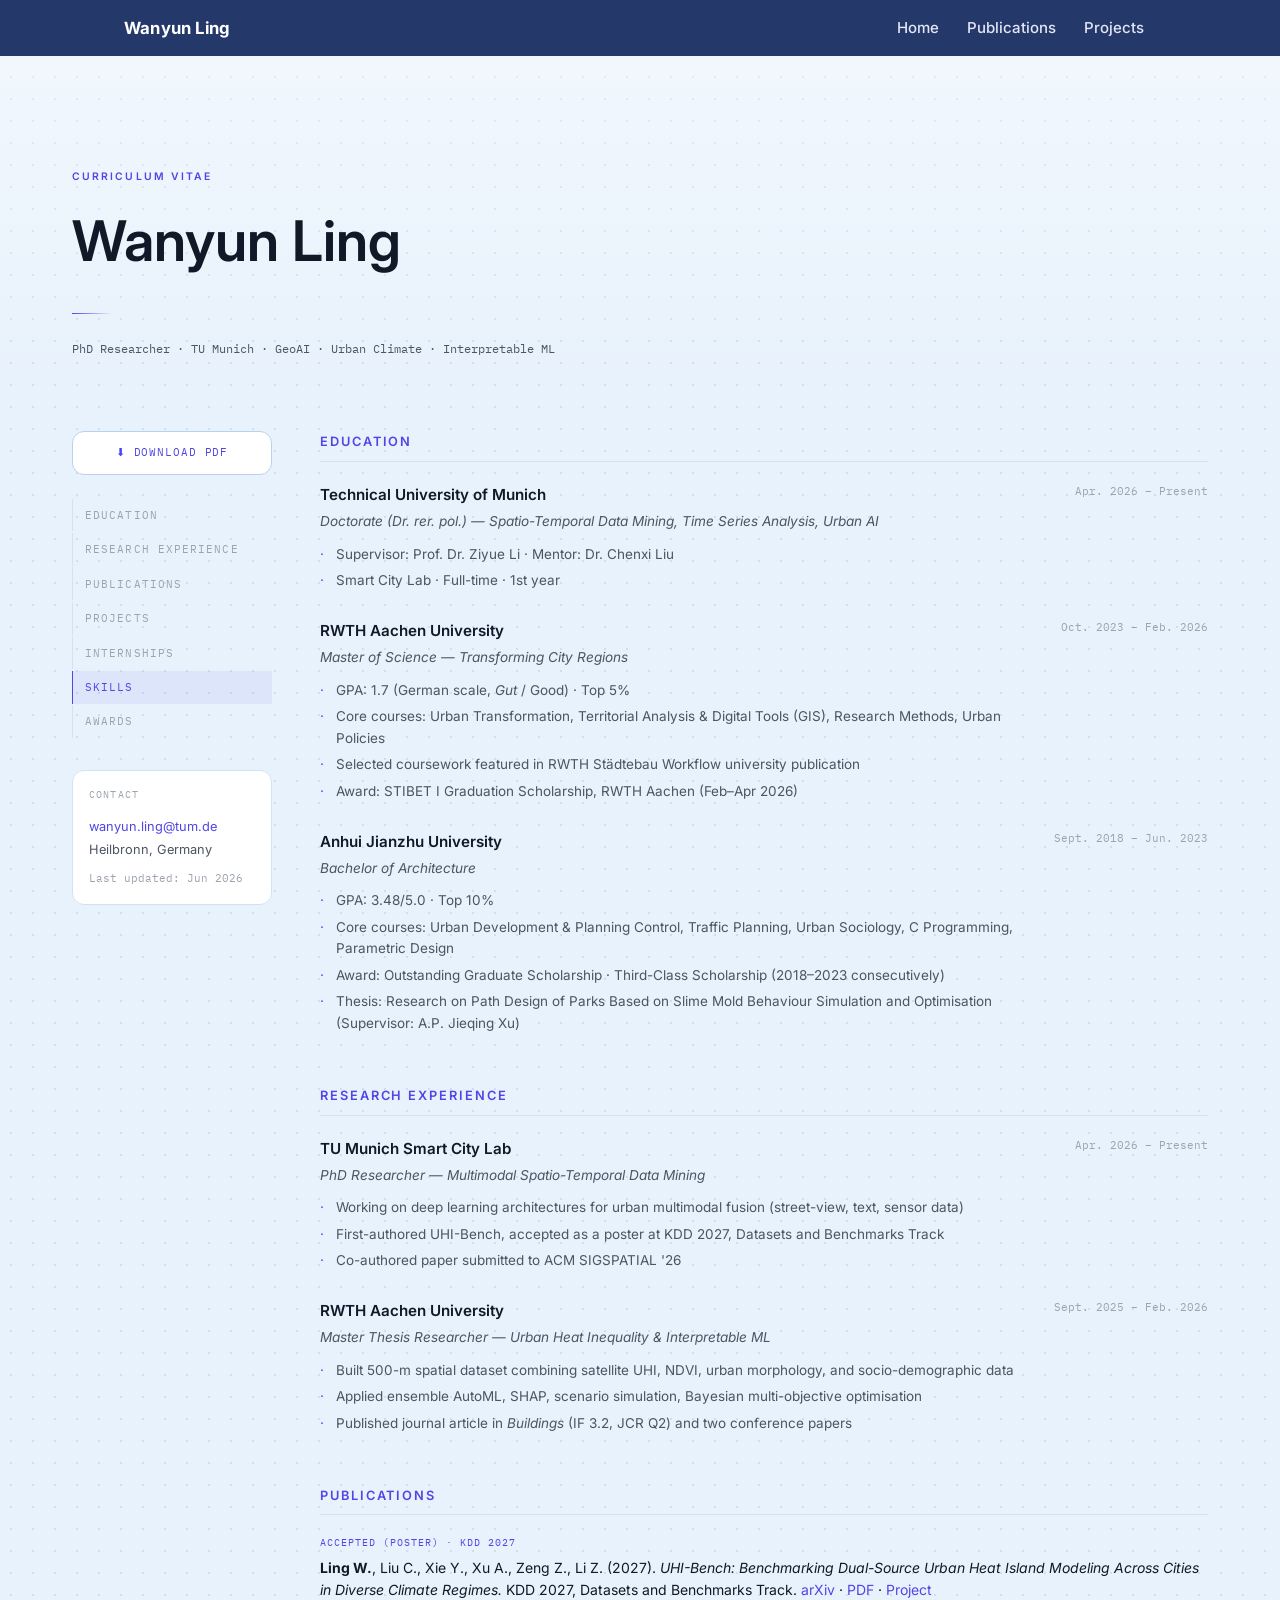
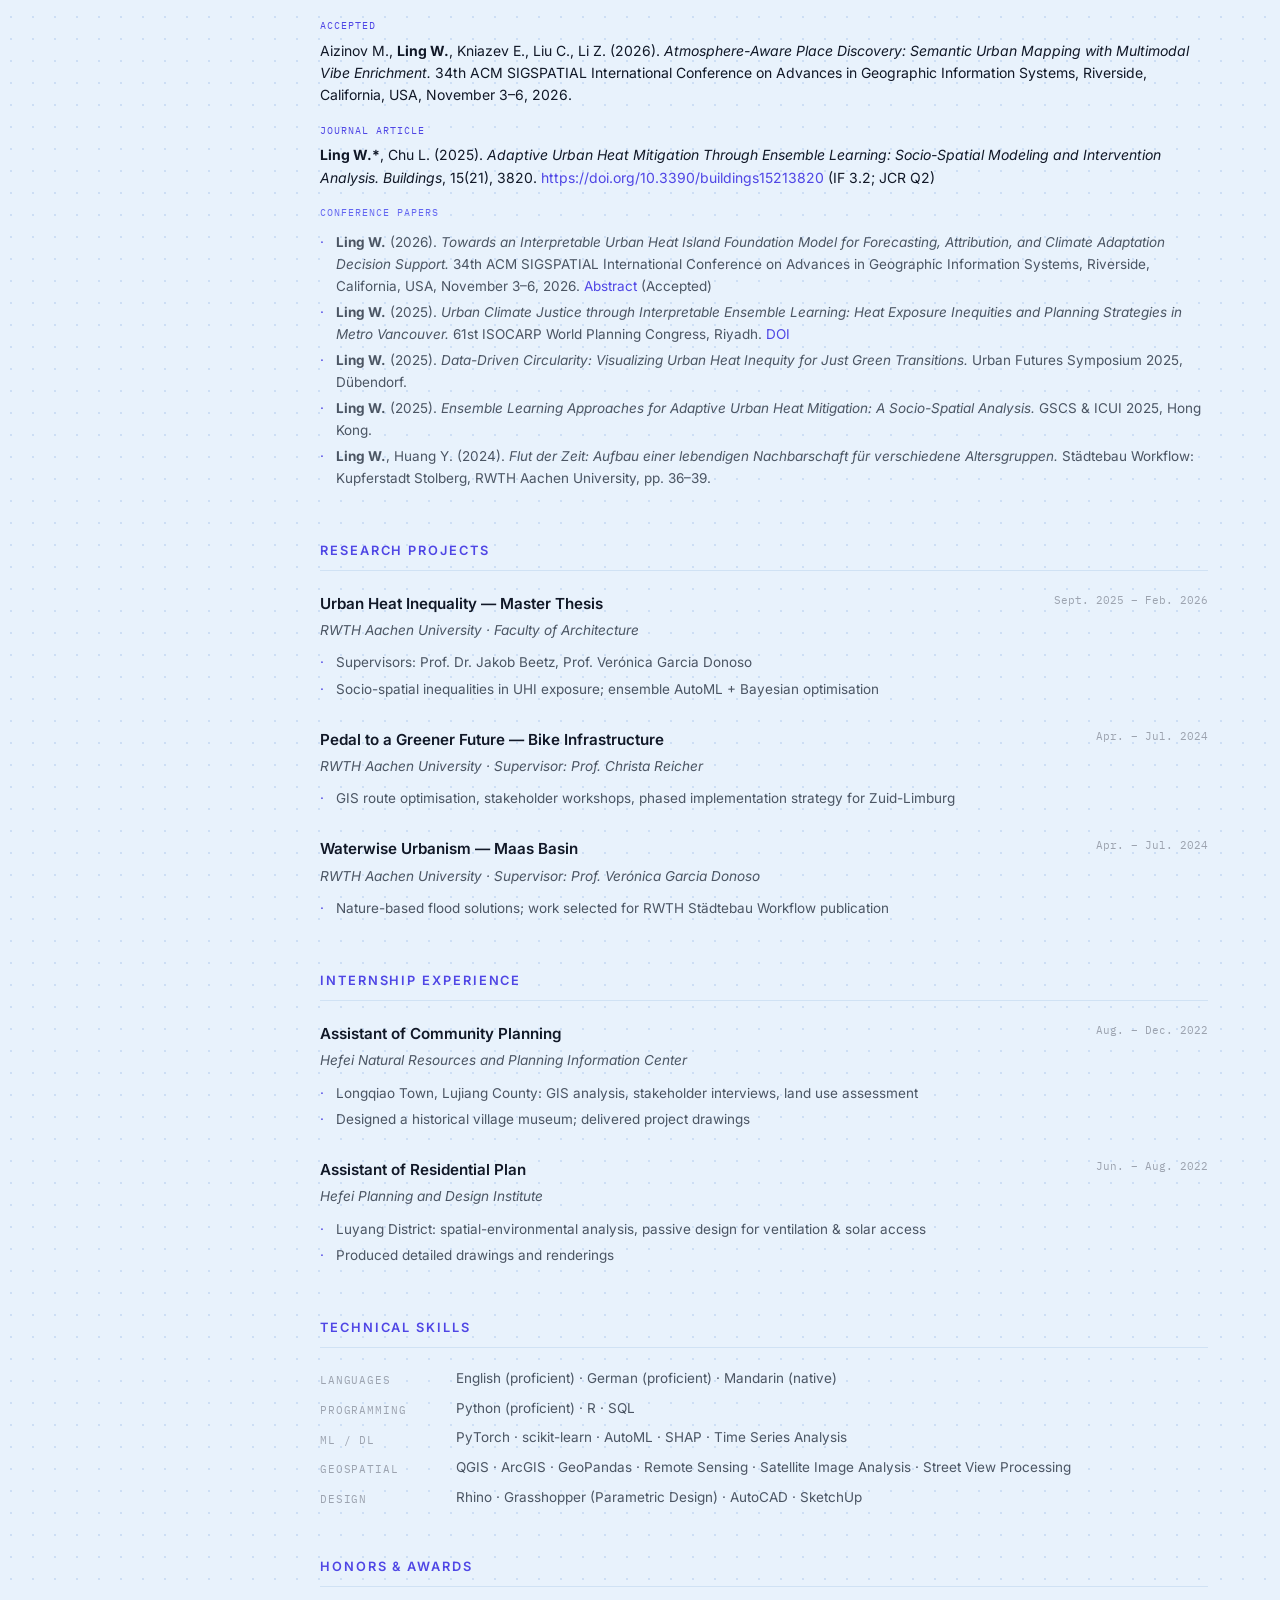
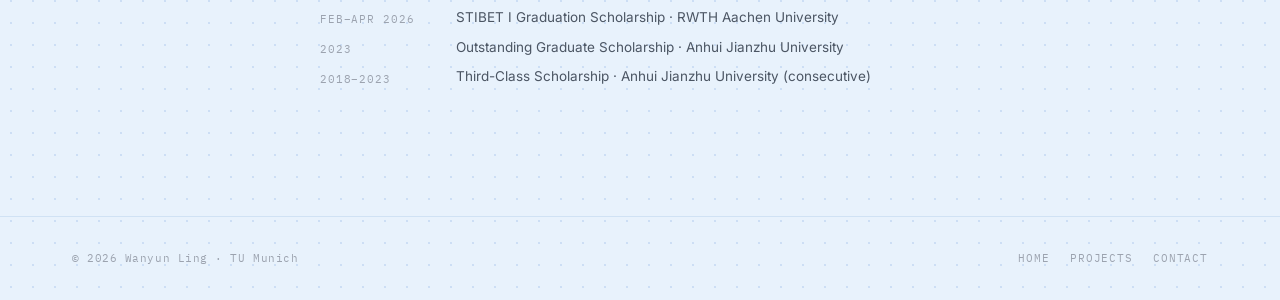
<file: cv.html>
<!DOCTYPE html>
<html lang="en">
<head>
  <meta charset="UTF-8" />
  <meta name="viewport" content="width=device-width, initial-scale=1.0" />
  <title>CV — Wanyun Ling</title>
  <link rel="stylesheet" href="css/style.css" />
</head>
<body>


<nav class="nav">
  <a class="brand" href="index.html">Wanyun Ling</a>
  <ul class="nav-links">
    <li><a href="index.html">Home</a></li>
    <li><a href="publications.html">Publications</a></li>
    <li><a href="projects.html">Projects</a></li>
  </ul>
  <button class="nav-toggle" aria-label="Menu">
    <span></span><span></span><span></span>
  </button>
</nav>

<main>
<div class="page-hero">
  <div class="page-hero-bg"></div>
  <div class="container" style="position: relative; z-index: 1; padding-top: 4rem;">
    <div class="section-label">Curriculum Vitae</div>
    <h1 class="section-title" style="font-size: clamp(2rem, 5vw, 3.5rem);">Wanyun Ling</h1>
    <div class="section-divider"></div>
    <p style="font-family: var(--font-mono); font-size: 0.78rem; color: var(--text-sub);">
      PhD Researcher · TU Munich · GeoAI · Urban Climate · Interpretable ML
    </p>
  </div>
</div>

<section class="section" style="padding-top: 1rem;">
  <div class="container">
    <div class="cv-layout">

      <!-- Sidebar ────────────────────────────────────────────── -->
      <aside class="cv-sidebar">
        <a href="wanyun_ling_cv_2026.pdf" download class="cv-download">⬇ Download PDF</a>

        <nav>
          <a href="#education">Education</a>
          <a href="#research">Research Experience</a>
          <a href="#publications">Publications</a>
          <a href="#projects">Projects</a>
          <a href="#internships">Internships</a>
          <a href="#skills">Skills</a>
          <a href="#awards">Awards</a>
        </nav>

        <div style="margin-top: 2rem; padding: 1rem; background: var(--surface); border: 1px solid var(--border); border-radius: var(--radius);">
          <div style="font-family: var(--font-mono); font-size: 0.6rem; letter-spacing: 0.12em; text-transform: uppercase; color: var(--text-dim); margin-bottom: 0.75rem;">Contact</div>
          <div style="font-size: 0.8rem; color: var(--text-sub); line-height: 1.8;">
            <div><a href="mailto:wanyun.ling@tum.de" style="color: var(--cyan);">wanyun.ling@tum.de</a></div>
            <div>Heilbronn, Germany</div>
            <div style="font-family: var(--font-mono); font-size: 0.7rem; color: var(--text-dim); margin-top: 0.4rem;">Last updated: Jun 2026</div>
          </div>
        </div>
      </aside>

      <!-- CV Content ──────────────────────────────────────────── -->
      <div>

        <!-- Education ─────────────────────────────────────────── -->
        <div class="cv-section" id="education">
          <div class="cv-section-title">Education</div>

          <div class="cv-entry">
            <div class="cv-entry-main">
              <h3>Technical University of Munich</h3>
              <h4>Doctorate (Dr. rer. pol.) — Spatio-Temporal Data Mining, Time Series Analysis, Urban AI</h4>
              <ul class="cv-bullets">
                <li>Supervisor: Prof. Dr. Ziyue Li · Mentor: Dr. Chenxi Liu</li>
                <li>Smart City Lab · Full-time · 1st year</li>
              </ul>
            </div>
            <div class="cv-entry-date">Apr. 2026 – Present</div>
          </div>

          <div class="cv-entry">
            <div class="cv-entry-main">
              <h3>RWTH Aachen University</h3>
              <h4>Master of Science — Transforming City Regions</h4>
              <ul class="cv-bullets">
                <li>GPA: 1.7 (German scale, <em>Gut</em> / Good) · Top 5%</li>
                <li>Core courses: Urban Transformation, Territorial Analysis &amp; Digital Tools (GIS), Research Methods, Urban Policies</li>
                <li>Selected coursework featured in RWTH Städtebau Workflow university publication</li>
                <li>Award: STIBET I Graduation Scholarship, RWTH Aachen (Feb–Apr 2026)</li>
              </ul>
            </div>
            <div class="cv-entry-date">Oct. 2023 – Feb. 2026</div>
          </div>

          <div class="cv-entry">
            <div class="cv-entry-main">
              <h3>Anhui Jianzhu University</h3>
              <h4>Bachelor of Architecture</h4>
              <ul class="cv-bullets">
                <li>GPA: 3.48/5.0 · Top 10%</li>
                <li>Core courses: Urban Development &amp; Planning Control, Traffic Planning, Urban Sociology, C Programming, Parametric Design</li>
                <li>Award: Outstanding Graduate Scholarship · Third-Class Scholarship (2018–2023 consecutively)</li>
                <li>Thesis: Research on Path Design of Parks Based on Slime Mold Behaviour Simulation and Optimisation (Supervisor: A.P. Jieqing Xu)</li>
              </ul>
            </div>
            <div class="cv-entry-date">Sept. 2018 – Jun. 2023</div>
          </div>
        </div>

        <!-- Research Experience ────────────────────────────────── -->
        <div class="cv-section" id="research">
          <div class="cv-section-title">Research Experience</div>

          <div class="cv-entry">
            <div class="cv-entry-main">
              <h3>TU Munich Smart City Lab</h3>
              <h4>PhD Researcher — Multimodal Spatio-Temporal Data Mining</h4>
              <ul class="cv-bullets">
                <li>Working on deep learning architectures for urban multimodal fusion (street-view, text, sensor data)</li>
                <li>First-authored UHI-Bench, accepted as a poster at KDD 2027, Datasets and Benchmarks Track</li>
                <li>Co-authored paper submitted to ACM SIGSPATIAL '26</li>
              </ul>
            </div>
            <div class="cv-entry-date">Apr. 2026 – Present</div>
          </div>

          <div class="cv-entry">
            <div class="cv-entry-main">
              <h3>RWTH Aachen University</h3>
              <h4>Master Thesis Researcher — Urban Heat Inequality &amp; Interpretable ML</h4>
              <ul class="cv-bullets">
                <li>Built 500-m spatial dataset combining satellite UHI, NDVI, urban morphology, and socio-demographic data</li>
                <li>Applied ensemble AutoML, SHAP, scenario simulation, Bayesian multi-objective optimisation</li>
                <li>Published journal article in <em>Buildings</em> (IF 3.2, JCR Q2) and two conference papers</li>
              </ul>
            </div>
            <div class="cv-entry-date">Sept. 2025 – Feb. 2026</div>
          </div>
        </div>

        <!-- Publications ──────────────────────────────────────── -->
        <div class="cv-section" id="publications">
          <div class="cv-section-title">Publications</div>

          <div style="margin-bottom: 1rem;" class="fade-in">
            <div style="font-family: var(--font-mono); font-size: 0.62rem; color: var(--cyan); text-transform: uppercase; letter-spacing: 0.1em; margin-bottom: 0.3rem;">Accepted (Poster) · KDD 2027</div>
            <p style="font-size: 0.875rem; color: var(--text); line-height: 1.6;">
              <strong>Ling W.</strong>, Liu C., Xie Y., Xu A., Zeng Z., Li Z. (2027). <em>UHI-Bench: Benchmarking Dual-Source Urban Heat Island Modeling Across Cities in Diverse Climate Regimes.</em> KDD 2027, Datasets and Benchmarks Track. <a href="https://arxiv.org/abs/2608.23857" target="_blank" rel="noopener noreferrer">arXiv</a> · <a href="https://arxiv.org/pdf/2608.23857" target="_blank" rel="noopener noreferrer">PDF</a> · <a href="projects.html#uhi-bench">Project</a>
            </p>
          </div>

          <div style="margin-bottom: 1rem;" class="fade-in">
            <div style="font-family: var(--font-mono); font-size: 0.62rem; color: var(--cyan); text-transform: uppercase; letter-spacing: 0.1em; margin-bottom: 0.3rem;">Accepted</div>
            <p style="font-size: 0.875rem; color: var(--text); line-height: 1.6;">
              Aizinov M., <strong>Ling W.</strong>, Kniazev E., Liu C., Li Z. (2026). <em>Atmosphere-Aware Place Discovery: Semantic Urban Mapping with Multimodal Vibe Enrichment.</em> 34th ACM SIGSPATIAL International Conference on Advances in Geographic Information Systems, Riverside, California, USA, November 3–6, 2026.
            </p>
          </div>

          <div style="margin-bottom: 1rem;" class="fade-in">
            <div style="font-family: var(--font-mono); font-size: 0.62rem; color: var(--cyan); text-transform: uppercase; letter-spacing: 0.1em; margin-bottom: 0.3rem;">Journal Article</div>
            <p style="font-size: 0.875rem; color: var(--text); line-height: 1.6;">
              <strong>Ling W.*</strong>, Chu L. (2025). <em>Adaptive Urban Heat Mitigation Through Ensemble Learning: Socio-Spatial Modeling and Intervention Analysis.</em> <em>Buildings</em>, 15(21), 3820. <a href="https://doi.org/10.3390/buildings15213820" target="_blank">https://doi.org/10.3390/buildings15213820</a> (IF 3.2; JCR Q2)
            </p>
          </div>

          <div style="margin-bottom: 1rem;" class="fade-in">
            <div style="font-family: var(--font-mono); font-size: 0.62rem; color: var(--text-mono); text-transform: uppercase; letter-spacing: 0.1em; margin-bottom: 0.3rem;">Conference Papers</div>
            <ul class="cv-bullets">
              <li><strong>Ling W.</strong> (2026). <em>Towards an Interpretable Urban Heat Island Foundation Model for Forecasting, Attribution, and Climate Adaptation Decision Support.</em> 34th ACM SIGSPATIAL International Conference on Advances in Geographic Information Systems, Riverside, California, USA, November 3–6, 2026. <a href="project/ecmlpkdd/draft_1/phd_forum_wyl.pdf" target="_blank">Abstract</a> (Accepted)</li>
              <li><strong>Ling W.</strong> (2025). <em>Urban Climate Justice through Interpretable Ensemble Learning: Heat Exposure Inequities and Planning Strategies in Metro Vancouver.</em> 61st ISOCARP World Planning Congress, Riyadh. <a href="https://doi.org/10.47472/VTngcBRh" target="_blank">DOI</a></li>
              <li><strong>Ling W.</strong> (2025). <em>Data-Driven Circularity: Visualizing Urban Heat Inequity for Just Green Transitions.</em> Urban Futures Symposium 2025, Dübendorf.</li>
              <li><strong>Ling W.</strong> (2025). <em>Ensemble Learning Approaches for Adaptive Urban Heat Mitigation: A Socio-Spatial Analysis.</em> GSCS &amp; ICUI 2025, Hong Kong.</li>
              <li><strong>Ling W.</strong>, Huang Y. (2024). <em>Flut der Zeit: Aufbau einer lebendigen Nachbarschaft für verschiedene Altersgruppen.</em> Städtebau Workflow: Kupferstadt Stolberg, RWTH Aachen University, pp. 36–39.</li>
            </ul>
          </div>
        </div>

        <!-- Projects ──────────────────────────────────────────── -->
        <div class="cv-section" id="projects">
          <div class="cv-section-title">Research Projects</div>

          <div class="cv-entry">
            <div class="cv-entry-main">
              <h3>Urban Heat Inequality — Master Thesis</h3>
              <h4>RWTH Aachen University · Faculty of Architecture</h4>
              <ul class="cv-bullets">
                <li>Supervisors: Prof. Dr. Jakob Beetz, Prof. Verónica Garcia Donoso</li>
                <li>Socio-spatial inequalities in UHI exposure; ensemble AutoML + Bayesian optimisation</li>
              </ul>
            </div>
            <div class="cv-entry-date">Sept. 2025 – Feb. 2026</div>
          </div>

          <div class="cv-entry">
            <div class="cv-entry-main">
              <h3>Pedal to a Greener Future — Bike Infrastructure</h3>
              <h4>RWTH Aachen University · Supervisor: Prof. Christa Reicher</h4>
              <ul class="cv-bullets">
                <li>GIS route optimisation, stakeholder workshops, phased implementation strategy for Zuid-Limburg</li>
              </ul>
            </div>
            <div class="cv-entry-date">Apr. – Jul. 2024</div>
          </div>

          <div class="cv-entry">
            <div class="cv-entry-main">
              <h3>Waterwise Urbanism — Maas Basin</h3>
              <h4>RWTH Aachen University · Supervisor: Prof. Verónica Garcia Donoso</h4>
              <ul class="cv-bullets">
                <li>Nature-based flood solutions; work selected for RWTH Städtebau Workflow publication</li>
              </ul>
            </div>
            <div class="cv-entry-date">Apr. – Jul. 2024</div>
          </div>
        </div>

        <!-- Internships ───────────────────────────────────────── -->
        <div class="cv-section" id="internships">
          <div class="cv-section-title">Internship Experience</div>

          <div class="cv-entry">
            <div class="cv-entry-main">
              <h3>Assistant of Community Planning</h3>
              <h4>Hefei Natural Resources and Planning Information Center</h4>
              <ul class="cv-bullets">
                <li>Longqiao Town, Lujiang County: GIS analysis, stakeholder interviews, land use assessment</li>
                <li>Designed a historical village museum; delivered project drawings</li>
              </ul>
            </div>
            <div class="cv-entry-date">Aug. – Dec. 2022</div>
          </div>

          <div class="cv-entry">
            <div class="cv-entry-main">
              <h3>Assistant of Residential Plan</h3>
              <h4>Hefei Planning and Design Institute</h4>
              <ul class="cv-bullets">
                <li>Luyang District: spatial-environmental analysis, passive design for ventilation &amp; solar access</li>
                <li>Produced detailed drawings and renderings</li>
              </ul>
            </div>
            <div class="cv-entry-date">Jun. – Aug. 2022</div>
          </div>
        </div>

        <!-- Skills ────────────────────────────────────────────── -->
        <div class="cv-section" id="skills">
          <div class="cv-section-title">Technical Skills</div>

          <div class="cv-skills-grid">
            <div class="cv-skill-cat">Languages</div>
            <div class="cv-skill-val">English (proficient) · German (proficient) · Mandarin (native)</div>

            <div class="cv-skill-cat">Programming</div>
            <div class="cv-skill-val">Python (proficient) · R · SQL</div>

            <div class="cv-skill-cat">ML / DL</div>
            <div class="cv-skill-val">PyTorch · scikit-learn · AutoML · SHAP · Time Series Analysis</div>

            <div class="cv-skill-cat">Geospatial</div>
            <div class="cv-skill-val">QGIS · ArcGIS · GeoPandas · Remote Sensing · Satellite Image Analysis · Street View Processing</div>

            <div class="cv-skill-cat">Design</div>
            <div class="cv-skill-val">Rhino · Grasshopper (Parametric Design) · AutoCAD · SketchUp</div>
          </div>
        </div>

        <!-- Awards ────────────────────────────────────────────── -->
        <div class="cv-section" id="awards">
          <div class="cv-section-title">Honors &amp; Awards</div>

          <div class="cv-skills-grid">
            <div class="cv-skill-cat">Feb–Apr 2026</div>
            <div class="cv-skill-val">STIBET I Graduation Scholarship · RWTH Aachen University</div>

            <div class="cv-skill-cat">2023</div>
            <div class="cv-skill-val">Outstanding Graduate Scholarship · Anhui Jianzhu University</div>

            <div class="cv-skill-cat">2018–2023</div>
            <div class="cv-skill-val">Third-Class Scholarship · Anhui Jianzhu University (consecutive)</div>
          </div>
        </div>

      </div><!-- /cv-content -->
    </div><!-- /cv-layout -->
  </div>
</section>

<footer class="footer">
  <div class="container">
    <div class="footer-inner">
      <div class="footer-copy">© 2026 Wanyun Ling · TU Munich</div>
      <div class="footer-links">
        <a href="index.html">Home</a>
        <a href="projects.html">Projects</a>
        <a href="mailto:wanyun.ling@tum.de">Contact</a>
      </div>
    </div>
  </div>
</footer>
</main>

<script src="js/main.js"></script>
</body>
</html>
</file>
<file: css/style.css>
/* ============================================================
   Urban Latent Atlas — Main Stylesheet
   Fonts: Space Grotesk · Inter · IBM Plex Mono
   ============================================================ */

@import url('https://fonts.googleapis.com/css2?family=Space+Grotesk:wght@300;400;500;600;700&family=Inter:wght@300;400;500;600&family=IBM+Plex+Mono:wght@300;400;500&display=swap');

/* ── Variables ─────────────────────────────────────────────── */
:root {
  --bg:        #e8f2fc;
  --surface:   #ffffff;
  --surface2:  #dcebfa;
  --border:    #d0e2f4;
  --border2:   #b9d1ec;

  --cyan:      #4f46e5;
  --cyan-dim:  rgba(79, 70, 229, 0.07);
  --cyan-glow: rgba(79, 70, 229, 0.18);
  --orange:    #7c3aed;
  --orange-dim:rgba(124, 58, 237, 0.07);

  --text:      #111827;
  --text-sub:  #4b5563;
  --text-dim:  #9ca3af;
  --text-mono: #6366f1;

  --font-head: 'Inter', system-ui, sans-serif;
  --font-body: 'Inter', system-ui, sans-serif;
  --font-mono: 'IBM Plex Mono', monospace;

  --nav-bg:    rgba(20, 42, 94, 0.92);
  --nav-h: 56px;
  --radius: 12px;
  --shadow: 0 1px 2px rgba(30, 27, 75, 0.04), 0 8px 24px rgba(30, 27, 75, 0.06);
  --maxw: 1080px;
  --transition: 0.25s ease;
}

/* Studio mode (Portfolio page) */
.studio-mode {
  --bg:        #f8f5f0;
  --surface:   #edeae4;
  --surface2:  #e2ddd6;
  --border:    rgba(0, 0, 0, 0.08);
  --border2:   rgba(0, 0, 0, 0.16);
  --text:      #1a1a1a;
  --text-sub:  #555;
  --text-dim:  #999;
  --text-mono: #7a5c44;
  --cyan:      #4f46e5;
  --cyan-dim:  rgba(79, 70, 229, 0.07);
  --orange:    #7c3aed;
  --orange-dim:rgba(124, 58, 237, 0.07);
}

/* ── Reset ─────────────────────────────────────────────────── */
*, *::before, *::after { box-sizing: border-box; margin: 0; padding: 0; }

html {
  scroll-behavior: smooth;
  font-size: 16px;
}

body {
  background: var(--bg);
  color: var(--text);
  font-family: var(--font-body);
  line-height: 1.7;
  min-height: 100vh;
  overflow-x: hidden;
  transition: background var(--transition), color var(--transition);
}

a { color: var(--cyan); text-decoration: none; transition: color var(--transition); }
a:hover { color: var(--orange); }

img { max-width: 100%; display: block; }

/* ── Canvas Background ──────────────────────────────────────── */
#bg-canvas {
  position: fixed;
  inset: 0;
  z-index: 0;
  pointer-events: none;
  opacity: 0.18;
}

/* ── Navigation ─────────────────────────────────────────────── */
.nav {
  position: fixed;
  top: 0; left: 0; right: 0;
  height: var(--nav-h);
  z-index: 100;
  background: var(--nav-bg);
  backdrop-filter: saturate(140%) blur(8px);
  -webkit-backdrop-filter: saturate(140%) blur(8px);
  display: flex;
  align-items: center;
  justify-content: space-between;
  padding: 0 max(24px, calc((100vw - var(--maxw)) / 2 + 24px));
}

.nav .brand {
  color: #fff;
  font-weight: 700;
  font-size: 1.05rem;
  letter-spacing: .2px;
}
.nav .brand:hover { color: #fff; }

.nav-logo {
  font-family: var(--font-head);
  font-size: 1rem;
  font-weight: 600;
  letter-spacing: 0.05em;
  color: var(--text);
  display: flex;
  align-items: center;
  gap: 0.5rem;
}

.nav-logo span {
  color: var(--cyan);
  font-family: var(--font-mono);
  font-size: 0.7rem;
}

.nav-links {
  display: flex;
  align-items: center;
  gap: 0.25rem;
  list-style: none;
}

.nav-links a {
  font-family: var(--font-body);
  font-size: 0.94rem;
  font-weight: 500;
  color: #e4e5f7;
  padding: 7px 12px;
  border-radius: 8px;
  transition: background var(--transition), color var(--transition);
}

.nav-links a:hover {
  background: rgba(255, 255, 255, 0.08);
  color: #fff;
}

.nav-links a.active {
  background: rgba(255, 255, 255, 0.14);
  color: #fff;
}

.nav-dot {
  width: 5px; height: 5px;
  border-radius: 50%;
  background: var(--cyan);
  box-shadow: 0 0 6px var(--cyan-glow);
  display: inline-block;
  margin-right: 0.3rem;
  animation: pulse 2s infinite;
}

@keyframes pulse {
  0%, 100% { opacity: 1; }
  50% { opacity: 0.3; }
}

/* Hamburger */
.nav-toggle {
  display: none;
  background: none;
  border: 0;
  flex-direction: column;
  gap: 4px;
  cursor: pointer;
  padding: 4px;
}

.nav-toggle span {
  display: block;
  width: 22px; height: 1.5px;
  background: #fff;
  transition: var(--transition);
}

/* ── Main Content Wrapper ───────────────────────────────────── */
main {
  position: relative;
  z-index: 1;
  padding-top: var(--nav-h);
}

/* ── Section Base ───────────────────────────────────────────── */
.section {
  padding: 5rem 0;
}

.container {
  max-width: 1200px;
  margin: 0 auto;
  padding: 0 2rem;
}

.container--wide {
  max-width: 1280px;
  margin: 0 auto;
  padding: 0 2rem;
}

/* ── Section Header ─────────────────────────────────────────── */
.section-label {
  font-family: var(--font-mono);
  font-size: 0.65rem;
  letter-spacing: 0.2em;
  text-transform: uppercase;
  color: var(--cyan);
  margin-bottom: 0.5rem;
}

.section-title {
  font-family: var(--font-head);
  font-size: clamp(1.5rem, 3vw, 2.25rem);
  font-weight: 600;
  color: var(--text);
  margin-bottom: 0.5rem;
}

.section-sub {
  color: var(--text-sub);
  font-size: 0.95rem;
  max-width: 560px;
}

.section-divider {
  width: 40px; height: 1px;
  background: linear-gradient(90deg, var(--cyan), transparent);
  margin: 1.5rem 0;
}

/* ── Hero (Home) ────────────────────────────────────────────── */
.hero {
  min-height: 100vh;
  display: flex;
  align-items: center;
  position: relative;
  overflow: hidden;
  padding-top: var(--nav-h);
}

.hero-content {
  position: relative;
  z-index: 2;
  max-width: 800px;
}

.hero-tag {
  font-family: var(--font-mono);
  font-size: 0.68rem;
  letter-spacing: 0.25em;
  text-transform: uppercase;
  color: var(--cyan);
  margin-bottom: 1.5rem;
  display: flex;
  align-items: center;
  gap: 0.6rem;
}

.hero-tag::before {
  content: '';
  width: 24px; height: 1px;
  background: var(--cyan);
}

.hero-name {
  font-family: var(--font-head);
  font-size: clamp(2.5rem, 7vw, 5rem);
  font-weight: 700;
  line-height: 1.05;
  color: var(--text);
  letter-spacing: -0.02em;
  margin-bottom: 1rem;
}

.hero-name em {
  font-style: normal;
  color: var(--cyan);
}

.hero-role {
  font-family: var(--font-mono);
  font-size: clamp(0.75rem, 1.5vw, 0.9rem);
  color: var(--text-sub);
  letter-spacing: 0.1em;
  margin-bottom: 1.5rem;
  display: flex;
  flex-wrap: wrap;
  gap: 0.5rem;
  align-items: center;
}

.hero-role-sep {
  color: var(--text-dim);
}

.hero-tagline {
  font-size: 1.05rem;
  color: var(--text);
  max-width: 560px;
  margin-bottom: 2.5rem;
  line-height: 1.8;
  border-left: 2px solid var(--cyan);
  padding-left: 1rem;
}

.hero-chips {
  display: flex;
  flex-wrap: wrap;
  gap: 0.5rem;
  margin-bottom: 2.5rem;
}

.chip {
  font-family: var(--font-mono);
  font-size: 0.65rem;
  letter-spacing: 0.1em;
  text-transform: uppercase;
  padding: 0.3rem 0.75rem;
  border: 1px solid var(--border2);
  border-radius: 2px;
  color: var(--text-sub);
  background: var(--surface);
  transition: var(--transition);
}

.chip:hover {
  border-color: var(--cyan);
  color: var(--cyan);
  background: var(--cyan-dim);
}

.chip--cyan {
  border-color: var(--cyan);
  color: var(--cyan);
  background: var(--cyan-dim);
}

.chip--orange {
  border-color: var(--orange);
  color: var(--orange);
  background: var(--orange-dim);
}

.hero-cta {
  display: flex;
  gap: 1rem;
  flex-wrap: wrap;
}

.btn {
  font-family: var(--font-mono);
  font-size: 0.72rem;
  letter-spacing: 0.1em;
  text-transform: uppercase;
  padding: 0.7rem 1.5rem;
  border-radius: var(--radius);
  border: 1px solid;
  cursor: pointer;
  transition: var(--transition);
  display: inline-flex;
  align-items: center;
  gap: 0.5rem;
}

.btn--primary {
  background: var(--cyan);
  border-color: var(--cyan);
  color: var(--bg);
  font-weight: 500;
}

.btn--primary:hover {
  background: transparent;
  color: var(--cyan);
}

.btn--ghost {
  background: transparent;
  border-color: var(--border2);
  color: var(--text-sub);
}

.btn--ghost:hover {
  border-color: var(--cyan);
  color: var(--cyan);
}

/* Hero scroll indicator */
.scroll-hint {
  position: absolute;
  bottom: 2rem;
  left: 50%;
  transform: translateX(-50%);
  display: flex;
  flex-direction: column;
  align-items: center;
  gap: 0.4rem;
  color: var(--text-dim);
  font-family: var(--font-mono);
  font-size: 0.6rem;
  letter-spacing: 0.15em;
  animation: scrollHint 2s ease infinite;
}

.scroll-hint::after {
  content: '';
  width: 1px;
  height: 32px;
  background: linear-gradient(var(--text-dim), transparent);
}

@keyframes scrollHint {
  0%, 100% { transform: translateX(-50%) translateY(0); opacity: 0.6; }
  50% { transform: translateX(-50%) translateY(6px); opacity: 1; }
}

/* ── Research Identity Grid ─────────────────────────────────── */
.identity-grid {
  display: grid;
  grid-template-columns: repeat(3, 1fr);
  gap: 1px;
  background: var(--border);
  border: 1px solid var(--border);
  margin-top: 3rem;
}

.identity-card {
  background: var(--surface);
  padding: 1.75rem;
  position: relative;
  overflow: hidden;
  transition: background var(--transition);
}

.identity-card::before {
  content: '';
  position: absolute;
  top: 0; left: 0; right: 0;
  height: 2px;
  background: linear-gradient(90deg, var(--cyan), transparent);
  opacity: 0;
  transition: opacity var(--transition);
}

.identity-card:hover {
  background: var(--surface2);
}

.identity-card:hover::before {
  opacity: 1;
}

.identity-num {
  font-family: var(--font-mono);
  font-size: 0.65rem;
  color: var(--cyan);
  letter-spacing: 0.15em;
  margin-bottom: 0.75rem;
}

.identity-card h3 {
  font-family: var(--font-head);
  font-size: 1rem;
  font-weight: 600;
  color: var(--text);
  margin-bottom: 0.5rem;
}

.identity-card p {
  font-size: 0.85rem;
  color: var(--text-sub);
  line-height: 1.6;
}

/* ── Card Grid ──────────────────────────────────────────────── */
.card-grid {
  display: grid;
  grid-template-columns: repeat(auto-fill, minmax(300px, 1fr));
  gap: 1rem;
  margin-top: 2rem;
}

.card {
  background: var(--surface);
  border: 1px solid var(--border);
  border-radius: var(--radius);
  padding: 1.5rem;
  position: relative;
  overflow: hidden;
  transition: border-color var(--transition), transform var(--transition);
}

.card::before {
  content: '';
  position: absolute;
  top: 0; left: 0; right: 0;
  height: 1px;
  background: linear-gradient(90deg, var(--cyan), var(--orange), transparent);
  opacity: 0;
  transition: opacity var(--transition);
}

.card:hover {
  border-color: var(--border2);
  transform: translateY(-2px);
}

.card:hover::before {
  opacity: 1;
}

.card-type {
  font-family: var(--font-mono);
  font-size: 0.6rem;
  letter-spacing: 0.2em;
  text-transform: uppercase;
  color: var(--text-dim);
  margin-bottom: 0.75rem;
}

.card h3 {
  font-family: var(--font-head);
  font-size: 1.05rem;
  font-weight: 600;
  color: var(--text);
  margin-bottom: 0.5rem;
  line-height: 1.4;
}

.card p {
  font-size: 0.875rem;
  color: var(--text-sub);
  line-height: 1.6;
  margin-bottom: 1rem;
}

.card-tags {
  display: flex;
  flex-wrap: wrap;
  gap: 0.35rem;
  margin-top: auto;
}

.tag {
  font-family: var(--font-mono);
  font-size: 0.6rem;
  letter-spacing: 0.08em;
  text-transform: uppercase;
  padding: 0.2rem 0.5rem;
  border: 1px solid var(--border2);
  border-radius: 2px;
  color: var(--text-dim);
}

/* ── Publications ───────────────────────────────────────────── */
.pub-list {
  margin-top: 2rem;
}

.pub-year-group {
  margin-bottom: 2.5rem;
}

.pub-year {
  font-family: var(--font-mono);
  font-size: 0.7rem;
  letter-spacing: 0.2em;
  color: var(--cyan);
  margin-bottom: 1rem;
  display: flex;
  align-items: center;
  gap: 0.75rem;
}

.pub-year::after {
  content: '';
  flex: 1;
  height: 1px;
  background: var(--border);
}

.pub-item {
  background: transparent;
  border: 1px solid rgba(0,0,0,0.07);
  border-left: 2px solid transparent;
  padding: 1.25rem 1.5rem;
  margin-bottom: 0.75rem;
  border-radius: var(--radius);
  transition: border-color var(--transition), border-left-color var(--transition), background var(--transition);
  position: relative;
}
.pub-item:hover {
  background: rgba(255,255,255,0.5);
}

.pub-item:hover {
  border-color: rgba(0,0,0,0.12);
  border-left-color: var(--cyan);
}

.pub-status {
  font-family: var(--font-mono);
  font-size: 0.6rem;
  letter-spacing: 0.15em;
  text-transform: uppercase;
  padding: 0.15rem 0.5rem;
  border-radius: 2px;
  display: inline-block;
  margin-bottom: 0.6rem;
}

.pub-status--published {
  background: rgba(0, 229, 255, 0.1);
  color: var(--cyan);
  border: 1px solid rgba(0, 229, 255, 0.2);
}

.pub-status--review {
  background: rgba(255, 107, 53, 0.08);
  color: var(--orange);
  border: 1px solid rgba(255, 107, 53, 0.2);
}

.pub-status--conference {
  background: rgba(109, 212, 160, 0.08);
  color: var(--text-mono);
  border: 1px solid rgba(109, 212, 160, 0.2);
}

.pub-item h3 {
  font-family: var(--font-head);
  font-size: 0.95rem;
  font-weight: 500;
  color: var(--text);
  margin-bottom: 0.4rem;
  line-height: 1.5;
}

.pub-item h3 a {
  color: var(--text);
}

.pub-item h3 a:hover {
  color: var(--cyan);
}

.pub-authors {
  font-size: 0.82rem;
  color: var(--text-sub);
  margin-bottom: 0.3rem;
}

.pub-authors strong {
  color: var(--text);
  font-weight: 500;
}

.pub-venue {
  font-family: var(--font-mono);
  font-size: 0.75rem;
  color: var(--text-dim);
  font-style: italic;
  margin-bottom: 0.75rem;
}

.pub-links {
  display: flex;
  gap: 0.5rem;
  flex-wrap: wrap;
}

.pub-link {
  font-family: var(--font-mono);
  font-size: 0.6rem;
  letter-spacing: 0.1em;
  text-transform: uppercase;
  padding: 0.2rem 0.6rem;
  border: 1px solid var(--border2);
  border-radius: 2px;
  color: var(--text-sub);
  transition: var(--transition);
}

.pub-link:hover {
  border-color: var(--cyan);
  color: var(--cyan);
  background: var(--cyan-dim);
}

/* ── Teaching ───────────────────────────────────────────────── */
.teaching-grid {
  display: grid;
  grid-template-columns: 1fr 1fr;
  gap: 1rem;
  margin-top: 2rem;
}

.teaching-item {
  background: var(--surface);
  border: 1px solid var(--border);
  padding: 1.25rem 1.5rem;
  border-radius: var(--radius);
  transition: border-color var(--transition);
}

.teaching-item:hover {
  border-color: var(--border2);
}

.teaching-role {
  font-family: var(--font-mono);
  font-size: 0.65rem;
  letter-spacing: 0.15em;
  text-transform: uppercase;
  color: var(--orange);
  margin-bottom: 0.4rem;
}

.teaching-item h3 {
  font-family: var(--font-head);
  font-size: 0.95rem;
  font-weight: 500;
  color: var(--text);
  margin-bottom: 0.25rem;
}

.teaching-meta {
  font-size: 0.8rem;
  color: var(--text-sub);
  margin-bottom: 0.5rem;
}

.teaching-item p {
  font-size: 0.82rem;
  color: var(--text-dim);
  line-height: 1.6;
}

/* Topics cloud */
.topics-cloud {
  display: flex;
  flex-wrap: wrap;
  gap: 0.5rem;
  margin-top: 2rem;
  padding: 1.5rem;
  background: var(--surface);
  border: 1px solid var(--border);
  border-radius: var(--radius);
}

/* ── Projects ───────────────────────────────────────────────── */
.project-item {
  background: var(--surface);
  border: 1px solid var(--border);
  border-radius: var(--radius);
  padding: 2rem;
  margin-bottom: 1.25rem;
  display: grid;
  grid-template-columns: 1fr auto;
  gap: 2rem;
  align-items: start;
  transition: border-color var(--transition);
  position: relative;
  overflow: hidden;
}

.project-item::after {
  content: '';
  position: absolute;
  inset: 0;
  background: linear-gradient(135deg, var(--cyan-dim) 0%, transparent 60%);
  opacity: 0;
  transition: opacity var(--transition);
  pointer-events: none;
}

.project-item:hover {
  border-color: var(--border2);
}

.project-item:hover::after {
  opacity: 1;
}

.project-category {
  font-family: var(--font-mono);
  font-size: 0.6rem;
  letter-spacing: 0.2em;
  text-transform: uppercase;
  color: var(--cyan);
  margin-bottom: 0.5rem;
}

.project-item h2 {
  font-family: var(--font-head);
  font-size: 1.1rem;
  font-weight: 600;
  color: var(--text);
  margin-bottom: 0.5rem;
  line-height: 1.4;
}

.project-item h2 a {
  color: var(--text);
}

.project-item h2 a:hover {
  color: var(--cyan);
}

.project-desc {
  font-size: 0.875rem;
  color: var(--text-sub);
  margin-bottom: 1rem;
  line-height: 1.7;
}

.project-meta {
  text-align: right;
  flex-shrink: 0;
}

.project-date {
  font-family: var(--font-mono);
  font-size: 0.7rem;
  color: var(--text-dim);
  letter-spacing: 0.05em;
  margin-bottom: 0.5rem;
}

.project-outputs {
  display: flex;
  flex-direction: column;
  gap: 0.25rem;
  align-items: flex-end;
}

.output-link {
  font-family: var(--font-mono);
  font-size: 0.6rem;
  letter-spacing: 0.1em;
  text-transform: uppercase;
  padding: 0.2rem 0.5rem;
  border: 1px solid var(--border2);
  border-radius: 2px;
  color: var(--text-sub);
  transition: var(--transition);
}

.output-link:hover {
  border-color: var(--cyan);
  color: var(--cyan);
  background: var(--cyan-dim);
}

/* ── CV Page ────────────────────────────────────────────────── */
.cv-layout {
  display: grid;
  grid-template-columns: 200px 1fr;
  gap: 3rem;
  margin-top: 2rem;
  align-items: start;
}

.cv-sidebar {
  position: sticky;
  top: calc(var(--nav-h) + 2rem);
}

.cv-sidebar nav a {
  display: block;
  font-family: var(--font-mono);
  font-size: 0.68rem;
  letter-spacing: 0.1em;
  text-transform: uppercase;
  color: var(--text-dim);
  padding: 0.45rem 0.75rem;
  border-left: 1px solid var(--border);
  margin-bottom: 0.1rem;
  transition: var(--transition);
}

.cv-sidebar nav a:hover,
.cv-sidebar nav a.active {
  color: var(--cyan);
  border-left-color: var(--cyan);
  background: var(--cyan-dim);
}

.cv-download {
  margin-bottom: 1.5rem;
  padding: 0.7rem 1rem;
  background: var(--surface);
  border: 1px solid var(--border2);
  border-radius: var(--radius);
  font-family: var(--font-mono);
  font-size: 0.7rem;
  letter-spacing: 0.08em;
  text-transform: uppercase;
  color: var(--cyan);
  text-align: center;
  display: block;
  transition: var(--transition);
}

.cv-download:hover {
  background: var(--cyan);
  color: var(--bg);
}

.cv-section {
  margin-bottom: 3rem;
}

.cv-section-title {
  font-family: var(--font-head);
  font-size: 0.8rem;
  font-weight: 600;
  letter-spacing: 0.15em;
  text-transform: uppercase;
  color: var(--cyan);
  margin-bottom: 1.25rem;
  padding-bottom: 0.5rem;
  border-bottom: 1px solid var(--border);
}

.cv-entry {
  display: grid;
  grid-template-columns: 1fr auto;
  gap: 1rem;
  margin-bottom: 1.5rem;
  align-items: start;
}

.cv-entry-main h3 {
  font-family: var(--font-head);
  font-size: 0.95rem;
  font-weight: 600;
  color: var(--text);
  margin-bottom: 0.15rem;
}

.cv-entry-main h4 {
  font-size: 0.85rem;
  font-weight: 400;
  color: var(--text-sub);
  font-style: italic;
  margin-bottom: 0.5rem;
}

.cv-entry-date {
  font-family: var(--font-mono);
  font-size: 0.7rem;
  color: var(--text-dim);
  text-align: right;
  white-space: nowrap;
}

.cv-bullets {
  list-style: none;
  padding: 0;
  margin-top: 0.5rem;
}

.cv-bullets li {
  font-size: 0.845rem;
  color: var(--text-sub);
  padding: 0.15rem 0 0.15rem 1rem;
  position: relative;
  line-height: 1.6;
}

.cv-bullets li::before {
  content: '·';
  position: absolute;
  left: 0;
  color: var(--cyan);
}

.cv-skills-grid {
  display: grid;
  grid-template-columns: 120px 1fr;
  gap: 0.5rem 1rem;
  align-items: start;
}

.cv-skill-cat {
  font-family: var(--font-mono);
  font-size: 0.68rem;
  letter-spacing: 0.08em;
  text-transform: uppercase;
  color: var(--text-dim);
  padding-top: 0.2rem;
}

.cv-skill-val {
  font-size: 0.845rem;
  color: var(--text-sub);
  line-height: 1.6;
}

/* ── Portfolio ──────────────────────────────────────────────── */
.portfolio-nav {
  display: flex;
  gap: 0.5rem;
  flex-wrap: wrap;
  margin-bottom: 2.5rem;
}

.portfolio-nav button {
  font-family: var(--font-mono);
  font-size: 0.68rem;
  letter-spacing: 0.12em;
  text-transform: uppercase;
  padding: 0.45rem 1rem;
  border: 1px solid var(--border2);
  border-radius: var(--radius);
  background: transparent;
  color: var(--text-sub);
  cursor: pointer;
  transition: var(--transition);
}

.portfolio-nav button:hover,
.portfolio-nav button.active {
  border-color: var(--orange);
  color: var(--orange);
  background: var(--orange-dim);
}

.portfolio-grid {
  columns: 3;
  column-gap: 1rem;
}

.portfolio-item {
  break-inside: avoid;
  margin-bottom: 1rem;
  position: relative;
  overflow: hidden;
  border-radius: var(--radius);
  background: var(--surface);
  border: 1px solid var(--border);
  cursor: pointer;
}

.portfolio-item img {
  width: 100%;
  display: block;
  transition: transform 0.4s ease;
  filter: saturate(0.85);
}

.portfolio-item:hover img {
  transform: scale(1.03);
}

.portfolio-overlay {
  position: absolute;
  bottom: 0; left: 0; right: 0;
  background: linear-gradient(transparent, rgba(8,11,16,0.92));
  padding: 1.5rem 1rem 0.75rem;
  transform: translateY(100%);
  transition: transform 0.3s ease;
}

.portfolio-item:hover .portfolio-overlay {
  transform: translateY(0);
}

.portfolio-overlay h4 {
  font-family: var(--font-head);
  font-size: 0.85rem;
  color: var(--text);
  margin-bottom: 0.2rem;
}

.portfolio-overlay span {
  font-family: var(--font-mono);
  font-size: 0.6rem;
  letter-spacing: 0.1em;
  text-transform: uppercase;
  color: var(--orange);
}

/* Placeholder images */
.portfolio-placeholder {
  width: 100%;
  aspect-ratio: var(--ar, 1);
  display: flex;
  align-items: center;
  justify-content: center;
  background: var(--surface2);
  color: var(--text-dim);
  font-family: var(--font-mono);
  font-size: 0.7rem;
  letter-spacing: 0.1em;
}

/* ── Stats Row ──────────────────────────────────────────────── */
.stats-row {
  display: grid;
  grid-template-columns: repeat(4, 1fr);
  gap: 1px;
  background: var(--border);
  border: 1px solid var(--border);
  margin: 3rem 0;
}

.stat-item {
  background: var(--surface);
  padding: 1.5rem;
  text-align: center;
}

.stat-value {
  font-family: var(--font-head);
  font-size: 2rem;
  font-weight: 700;
  color: var(--cyan);
  line-height: 1;
  margin-bottom: 0.4rem;
}

.stat-label {
  font-family: var(--font-mono);
  font-size: 0.62rem;
  letter-spacing: 0.15em;
  text-transform: uppercase;
  color: var(--text-dim);
}

/* ── Footer ─────────────────────────────────────────────────── */
.footer {
  border-top: 1px solid var(--border);
  padding: 2rem 0;
  position: relative;
  z-index: 1;
}

.footer-inner {
  display: flex;
  justify-content: space-between;
  align-items: center;
  flex-wrap: wrap;
  gap: 1rem;
}

.footer-copy {
  font-family: var(--font-mono);
  font-size: 0.68rem;
  color: var(--text-dim);
  letter-spacing: 0.05em;
}

.footer-links {
  display: flex;
  gap: 1.25rem;
}

.footer-links a {
  font-family: var(--font-mono);
  font-size: 0.68rem;
  letter-spacing: 0.08em;
  text-transform: uppercase;
  color: var(--text-dim);
}

.footer-links a:hover {
  color: var(--cyan);
}

/* ── Coord Display ──────────────────────────────────────────── */
.coord-display {
  font-family: var(--font-mono);
  font-size: 0.62rem;
  color: var(--text-dim);
  letter-spacing: 0.05em;
}

/* ── Lightbox ───────────────────────────────────────────────── */
.lightbox {
  position: fixed;
  inset: 0;
  z-index: 200;
  background: rgba(0,0,0,0.92);
  display: flex;
  align-items: center;
  justify-content: center;
  opacity: 0;
  pointer-events: none;
  transition: opacity 0.3s ease;
}

.lightbox.active {
  opacity: 1;
  pointer-events: all;
}

.lightbox img {
  max-width: 90vw;
  max-height: 88vh;
  object-fit: contain;
  border-radius: var(--radius);
}

.lightbox-close {
  position: absolute;
  top: 1.5rem; right: 2rem;
  font-family: var(--font-mono);
  font-size: 1.5rem;
  color: var(--text-sub);
  cursor: pointer;
  background: none;
  border: none;
  transition: color var(--transition);
}

.lightbox-close:hover { color: var(--orange); }

/* ── Page Hero (inner pages) ────────────────────────────────── */
.page-hero {
  padding: 3rem 0 1.5rem;
  position: relative;
}

.page-hero-bg {
  position: absolute;
  inset: 0;
  background: linear-gradient(180deg, var(--surface) 0%, transparent 100%);
  opacity: 0.4;
}

/* ── Animations ─────────────────────────────────────────────── */
.fade-in {
  opacity: 0;
  transform: translateY(16px);
  transition: opacity 0.6s ease, transform 0.6s ease;
}

.fade-in.visible {
  opacity: 1;
  transform: none;
}

/* ── Responsive ─────────────────────────────────────────────── */
@media (max-width: 768px) {
  .nav-links { display: none; }
  .nav-links.open {
    display: flex;
    flex-direction: column;
    position: absolute;
    top: var(--nav-h);
    left: 0; right: 0;
    background: #142a5e;
    padding: 0.75rem 1rem 1rem;
    gap: 0.25rem;
  }
  .nav-toggle { display: flex; }

  .identity-grid { grid-template-columns: 1fr; }
  .teaching-grid { grid-template-columns: 1fr; }
  .stats-row { grid-template-columns: 1fr 1fr; }
  .cv-layout { grid-template-columns: 1fr; }
  .cv-sidebar { position: static; }
  .project-item { grid-template-columns: 1fr; }
  .project-meta { text-align: left; }
  .project-outputs { align-items: flex-start; flex-direction: row; }
  .portfolio-grid { columns: 2; }
  .footer-inner { flex-direction: column; text-align: center; }
  .hero-cta { flex-direction: column; }
}

@media (max-width: 480px) {
  .portfolio-grid { columns: 1; }
  .stats-row { grid-template-columns: 1fr; }
  .card-grid { grid-template-columns: 1fr; }
}

/* ============================================================
   Redesign (2026-11) — card layout inspired by academic homepages
   ============================================================ */
#bg-canvas { display: none; }

/* Compact hero with cropped banner */
.hero-banner {
  position: relative;
  overflow: hidden;
  background: #142a5e;
  padding: calc(var(--nav-h) + 3rem) 24px 4rem;
}
.hero-banner .hero-bg {
  position: absolute; inset: 0;
  background-size: cover;
  background-position: center;
  opacity: .5;
  filter: grayscale(100%) contrast(1.1);
}
.hero-banner::after {
  content: "";
  position: absolute; inset: 0;
  background: linear-gradient(180deg, rgba(20,42,94,.68) 0%, rgba(70,125,215,.32) 50%, var(--bg) 100%);
}
.hero-banner-inner {
  position: relative; z-index: 1;
  max-width: var(--maxw); margin: 0 auto;
}
.hero-banner .hero-tag { color: #fff; margin-bottom: 1rem; }
.hero-banner .hero-tag::before { background: #93c5fd; }
.hero-banner .hero-role {
  display: block;
  color: #fff;
  font-family: var(--font-head);
  font-weight: 700;
  font-size: clamp(1.6rem, 4.2vw, 3rem);
  letter-spacing: -0.01em;
  line-height: 1.25;
  min-height: 1.3em;
  margin-bottom: 0;
}
.hero-banner .cursor { background: #93c5fd; }

/* Page layout */
.page-main {
  max-width: var(--maxw);
  margin: -1.5rem auto 0;
  padding: 0 24px 40px;
  position: relative; z-index: 2;
}
.card-block {
  background: var(--surface);
  border: 1px solid var(--border);
  border-radius: var(--radius);
  box-shadow: var(--shadow);
  padding: 26px 30px;
  margin-bottom: 20px;
}
.card-block.flush { padding: 0; overflow: hidden; }
.card-block.flush > .card-title { padding: 18px 24px 0; }
.card-title {
  display: flex; align-items: center; gap: 10px;
  font-family: var(--font-head);
  font-size: 1.05rem; font-weight: 700;
  margin-bottom: 14px;
}
.card-title .more { font-size: .85rem; font-weight: 600; }
.card-title .ico { color: var(--cyan); }
.sub-title { font-size: 1rem; font-weight: 700; margin-bottom: 10px; }
.grid-2 { display: grid; grid-template-columns: 1fr 1fr; gap: 0 40px; }

/* About card */
.about-card {
  display: grid;
  grid-template-columns: 1fr 170px;
  gap: 32px;
  align-items: start;
}
.about-card h1 {
  font-size: 2.25rem; font-weight: 700; letter-spacing: -.5px; line-height: 1.2;
}
.about-card h1 small { font-size: 1.35rem; font-weight: 500; color: var(--text-sub); margin-left: 6px; }
.about-role { color: var(--cyan); font-weight: 600; margin: 6px 0 14px; }
.about-card p { margin-bottom: 10px; text-align: justify; font-size: .95rem; line-height: 1.75; }
.focus-list { margin: 4px 0 12px 20px; list-style: decimal; font-size: .92rem; }
.focus-list li { margin-bottom: 6px; }
.focus-list li::marker { font-weight: 700; color: var(--cyan); }
.focus-list span { color: var(--text-sub); }
.about-card p.slogan {
  margin: 14px 0 6px; padding: 10px 14px;
  border-left: 3px solid var(--cyan); background: var(--cyan-dim);
  border-radius: 0 8px 8px 0;
  font-style: italic; text-align: left; line-height: 1.7;
}
.about-card p.slogan strong { font-style: normal; color: var(--cyan); }
.chips-row { display: flex; flex-wrap: wrap; gap: 6px; margin-top: 10px; }
.pill {
  font-size: .78rem; font-weight: 500; color: var(--cyan);
  background: var(--cyan-dim); padding: 2px 10px; border-radius: 999px;
}
.pill.accent { background: var(--cyan); color: #fff; }
.tl, .plain-list, .nav-links { list-style: none; }
.avatar {
  width: 100%; height: auto; aspect-ratio: 1 / 1;
  object-fit: cover; object-position: 50% 30%;
  border-radius: 10px; border: 4px solid #fff;
  box-shadow: var(--shadow);
}
.contact-links { display: flex; flex-direction: column; gap: 6px; margin-top: 14px; font-size: .85rem; }
.contact-links a { display: inline-flex; align-items: center; gap: 8px; font-weight: 500; word-break: break-all; }
.contact-links .ico { width: 16px; text-align: center; font-size: .8rem; }

/* Timeline / plain lists */
.tl li { margin-bottom: 10px; }
.tl-title { font-weight: 600; font-size: .92rem; }
.tl-row { display: flex; justify-content: space-between; gap: 16px; font-size: .84rem; color: var(--text-sub); }
.tl-row em { white-space: nowrap; font-style: italic; }
.plain-list li { display: flex; justify-content: space-between; gap: 16px; padding: 3px 0; font-size: .88rem; }
.plain-list em { white-space: nowrap; color: var(--text-sub); }

/* Publication / project rows with thumbnail */
.row-item {
  display: grid;
  grid-template-columns: 220px 1fr;
  gap: 22px;
  padding: 18px 24px;
  border-top: 1px solid var(--border);
  color: inherit;
}
.row-item:first-of-type { border-top: 0; }
a.row-item:hover { background: var(--surface2); }
.row-thumb {
  border-radius: 8px; overflow: hidden;
  aspect-ratio: 16 / 10; background: #fff;
  border: 1px solid var(--border);
  position: relative;
}
.row-thumb img, .row-thumb video { width: 100%; height: 100%; object-fit: contain; }
.row-thumb.stack {
  aspect-ratio: auto; display: flex; flex-direction: column;
  justify-content: center; gap: 4px; padding: 6px;
  align-self: start;
}
.row-thumb.stack img { width: 100%; height: auto; object-fit: contain; }
.row-thumb video { object-fit: cover; background: #000; pointer-events: none; }
.video-badge {
  position: absolute; bottom: .4rem; right: .5rem;
  font-family: var(--font-mono); font-size: .55rem; letter-spacing: .1em;
  background: rgba(0,0,0,.55); color: rgba(255,255,255,.8);
  padding: .15rem .45rem; border-radius: 2px;
}
.row-body h3 { font-size: 1rem; font-weight: 600; line-height: 1.45; margin-bottom: 6px; color: var(--text); }
.row-body h3 a { color: var(--text); }
.row-body h3 a:hover { color: var(--cyan); }
.row-kicker {
  font-size: .68rem; font-weight: 600; letter-spacing: 1.2px;
  text-transform: uppercase; color: var(--cyan); margin-bottom: 4px;
}
.row-authors { font-size: .84rem; color: var(--text-sub); }
.row-authors strong { color: var(--text); font-weight: 600; }
.row-venue { font-size: .84rem; font-style: italic; margin-top: 2px; }
.row-desc { font-size: .86rem; color: var(--text-sub); margin-top: 4px; }
.row-links { display: flex; flex-wrap: wrap; gap: 6px; margin-top: 8px; }
.footnote-small { font-size: .78rem; color: var(--text-sub); padding: 0 24px; }

/* Existing components, refreshed */
.pub-item, .project-item, .cv-download { border-radius: var(--radius); }
.pub-item, .project-item { background: var(--surface); box-shadow: var(--shadow); }
.btn, .chip, .tag, .pub-link, .output-link, .chip--tag { font-family: var(--font-body); }
.section-label, .hero-tag, .pub-year-label { font-family: var(--font-body); font-weight: 600; }

/* ── Personal touches: map-grid paper, pin markers, coordinates ── */
body {
  background-color: var(--bg);
  background-image: radial-gradient(rgba(59, 120, 210, 0.16) 1px, transparent 1px);
  background-size: 22px 22px;
}
.card-block { position: relative; }
.card-block::before {
  content: "";
  position: absolute; top: -1px; left: 28px;
  width: 44px; height: 3px;
  background: var(--cyan);
  border-radius: 0 0 3px 3px;
}
.sub-title, .card-title {
  font-family: var(--font-mono);
  font-size: .74rem; font-weight: 500;
  letter-spacing: .14em; text-transform: uppercase;
  color: var(--text);
}
.sub-title::before {
  content: "";
  display: inline-block; width: 9px; height: 9px; margin-right: 9px;
  border: 2px solid var(--cyan); border-radius: 50% 50% 50% 0;
  transform: rotate(-45deg);
  vertical-align: 1px;
}
.card-title .more { font-family: var(--font-body); text-transform: none; letter-spacing: 0; }
.coord-badge {
  display: inline-flex; align-items: center; gap: 8px; margin-top: 1.1rem;
  font-family: var(--font-mono); font-size: .68rem; letter-spacing: .1em;
  color: #d6e6ff; border: 1px solid rgba(147,197,253,.4);
  padding: 3px 10px; border-radius: 999px; background: rgba(20,42,94,.4);
}
.coord-badge::before {
  content: ""; width: 6px; height: 6px; border-radius: 50%;
  background: #818cf8; box-shadow: 0 0 0 3px rgba(129,140,248,.25);
}
.news-list { max-height: 280px; overflow-y: auto; padding-right: 6px; }
.news-list li {
  display: grid; grid-template-columns: 84px 1fr; gap: 14px;
  padding: 7px 0; font-size: .92rem; border-bottom: 1px dashed var(--border);
}
.news-list li:last-child { border-bottom: 0; }
.news-list .when { font-family: var(--font-mono); font-size: .74rem; color: var(--cyan); padding-top: 2px; }
.news-list .hl { background: var(--cyan-dim); border-radius: 4px; padding: 0 4px; font-weight: 600; }

/* ── Publications page (compact list) ── */
.pubs-main { max-width: 860px; margin: 0 auto; padding: calc(var(--nav-h) + 2.5rem) 24px 40px; }
.pubs-title { font-size: 2rem; font-weight: 700; letter-spacing: -.5px; margin-bottom: .25rem; }
.pubs-note { font-size: .8rem; color: var(--text-sub); margin-bottom: 1.25rem; }
.pubs-main { max-width: 980px; }

/* Year filter chips */
.pub-filters { display: flex; align-items: center; flex-wrap: wrap; gap: .5rem; margin: 0 0 1.1rem; }
.pub-filters__label { margin-right: .2rem; color: var(--text-sub); font-size: .88rem; font-weight: 600; }
.pub-filter {
  padding: .36rem .8rem; border: 1px solid var(--border2); border-radius: 999px;
  background: #fff; color: var(--text-sub); cursor: pointer;
  font: 600 .85rem/1 var(--font-body);
  transition: background-color .15s, border-color .15s, color .15s, transform .15s;
}
.pub-filter:hover { border-color: var(--cyan); color: var(--cyan); transform: translateY(-1px); }
.pub-filter.is-active { border-color: var(--cyan); background: var(--cyan); color: #fff; }

/* Paper rows: image left, text right */
.paper-list { padding: 0 28px; }
.paper-box {
  display: grid; grid-template-columns: 260px 1fr; gap: 26px; align-items: center;
  padding: 24px 0; border-bottom: 1px solid var(--border);
}
.paper-box:last-child { border-bottom: 0; }
.paper-box[hidden] { display: none; }
.paper-box-image {
  position: relative; background: #fff; border: 1px solid var(--border);
  border-radius: 8px; overflow: hidden; box-shadow: 2px 3px 8px rgba(30, 60, 120, .12);
}
.paper-box-image img { width: 100%; height: auto; display: block; object-fit: contain; }
.paper-box-image.stack { padding: 6px; display: flex; flex-direction: column; gap: 4px; }
.paper-box-image .badge {
  position: absolute; top: 8px; left: 8px; z-index: 2;
  font: 600 .64rem/1 var(--font-body); letter-spacing: .04em; text-transform: uppercase;
  background: var(--cyan); color: #fff; padding: 4px 8px; border-radius: 4px;
}
.thumb-placeholder {
  aspect-ratio: 16 / 10; display: flex; align-items: center; justify-content: center; text-align: center;
  background: linear-gradient(135deg, #e6efff, #c9dcf8); color: var(--cyan);
  font: 600 .95rem/1.35 var(--font-head); padding: 1rem;
}
.paper-title { display: block; font-size: 1.02rem; font-weight: 600; line-height: 1.45; color: var(--text); margin-bottom: 6px; }
.paper-title:hover { color: var(--cyan); }
.paper-authors { font-size: .88rem; color: var(--text-sub); }
.paper-authors strong { color: var(--text); font-weight: 600; }
.paper-venue { font-size: .86rem; font-style: italic; color: var(--text-sub); margin-top: 3px; }
.paper-links { display: flex; flex-wrap: wrap; gap: 8px; margin-top: 12px; }
.paper-link {
  font: 600 .74rem/1 var(--font-body); padding: 6px 12px; border-radius: 6px;
  border: 1px solid transparent; transition: filter .15s, transform .15s;
}
.paper-link:hover { filter: brightness(.95); transform: translateY(-1px); }
.link-paper   { background: #e8ecff; color: #3730a3; }
.link-doi     { background: #dff1fb; color: #0b5d86; }
.link-project { background: #fff; color: var(--text-sub); border-color: var(--border2); }

/* Text-only rows (no figure): a few compact lines */
.paper-box.text-only { grid-template-columns: 1fr; gap: 0; padding: 16px 0; }
.paper-box.text-only .paper-title { font-size: .98rem; margin-bottom: 3px; }
.paper-box.text-only .paper-links { margin-top: 8px; }
.paper-tag {
  display: inline-block; margin-bottom: 4px;
  font: 600 .64rem/1 var(--font-body); letter-spacing: .06em; text-transform: uppercase;
  color: var(--cyan);
}

@media (max-width: 720px) {
  .paper-list { padding: 0 18px; }
  .paper-box { grid-template-columns: 1fr; gap: 14px; }
}

@media (max-width: 768px) {
  .grid-2 { grid-template-columns: 1fr; gap: 22px 0; }
  .pubs-main { padding-left: 16px; padding-right: 16px; }
  .about-card p { text-align: left; }
  .news-list li { grid-template-columns: 70px 1fr; gap: 10px; }
  .plain-list li, .tl-row { flex-direction: column; gap: 0; }
  .plain-list li { padding: 6px 0; }
  .about-card { grid-template-columns: 1fr; }
  .about-card .side { order: -1; display: grid; grid-template-columns: 110px 1fr; gap: 16px; align-items: start; }
  .row-item { grid-template-columns: 1fr; }
  .page-main { padding: 0 16px 32px; }
  .card-block { padding: 20px; }
}
</file>
